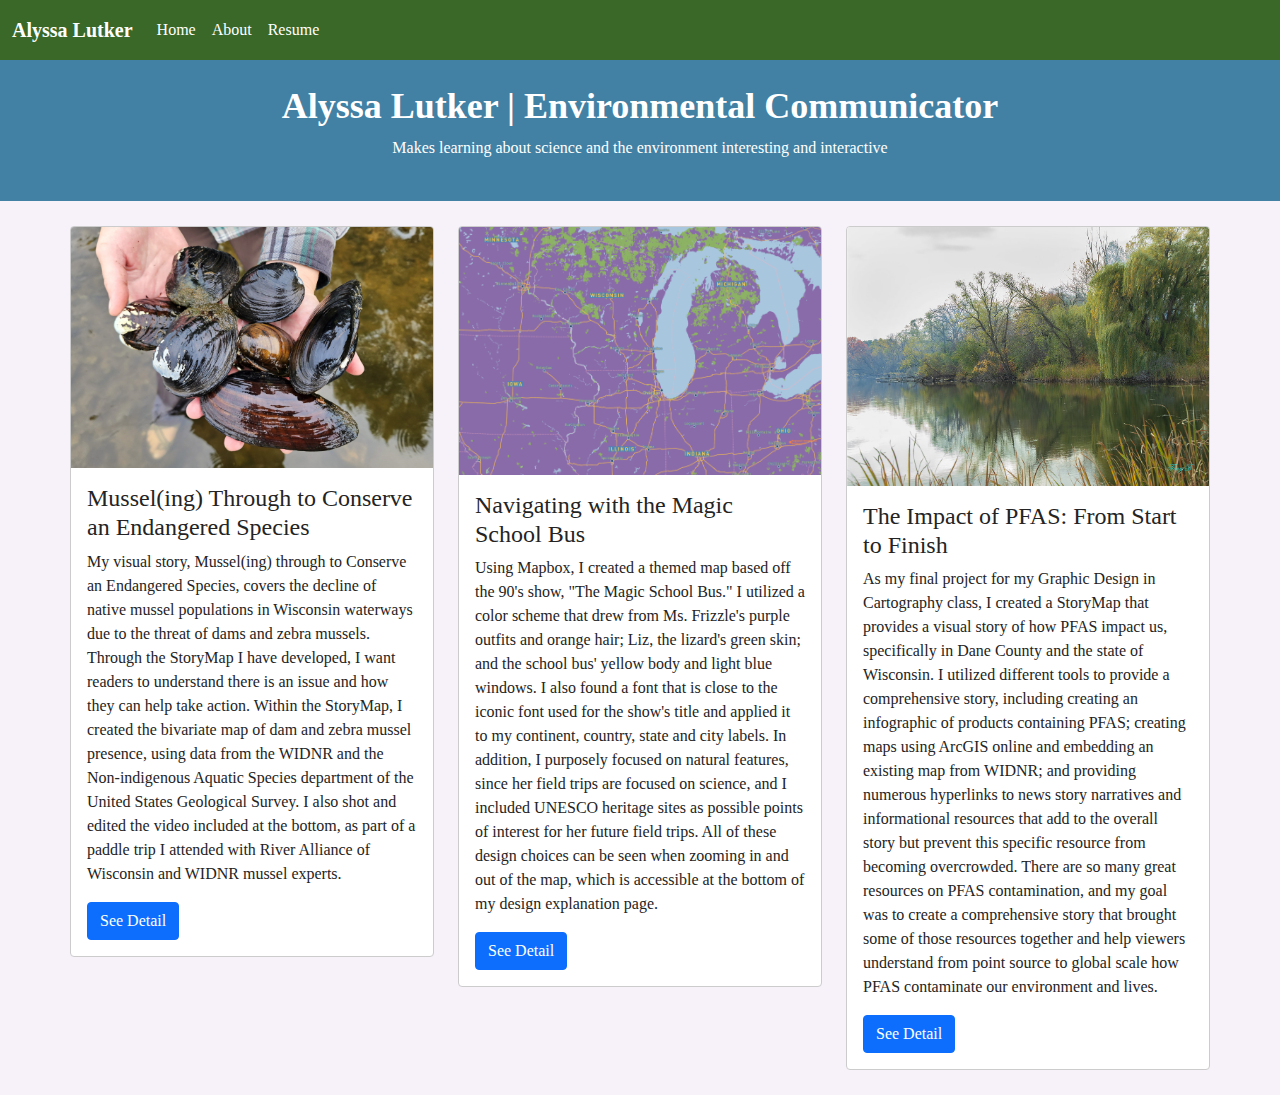
<file: index.html>
<!DOCTYPE html>
<html lang="en">

<head>
    <meta charset="utf-8">
    <meta name="viewport" content="width=device-width, initial-scale=1">
    <meta name="keywords" content="maps, cartography"/>
	<title>Alyssa Lutker</title>

    <!--put your Bootstrap stylesheet links below this comment and above style.css-->
    <link rel="stylesheet" href="css/bootstrap.min.css">
    <link rel="stylesheet" href="css/style.css">
</head>

<body>
    <!-- Create the navbar -->
    <nav class="navbar navbar-expand-lg navbar-default">
        <!-- Container inside the navbar header to span the page -->
        <div class="container-fluid">
            <!-- Creates the navbar header -->
            <a class="navbar-brand" href="index.html">Alyssa Lutker</a>
            <!-- This complex script is just for a hamburger button, which will appear on smaller screens -->
            <button class="navbar-toggler" type="button" data-bs-toggle="collapse" data-bs-target="#navbarNav" aria-controls="navbarNav" aria-expanded="false" aria-label="Toggle navigation">
                <svg width="1em" height="1em" viewBox="0 0 16 16" class="bi bi-list" xmlns="http://www.w3.org/2000/svg">
                    <path fill-rule="evenodd" d="M2.5 11.5A.5.5 0 0 1 3 11h10a.5.5 0 0 1 0 1H3a.5.5 0 0 1-.5-.5zm0-4A.5.5 0 0 1 3 7h10a.5.5 0 0 1 0 1H3a.5.5 0 0 1-.5-.5zm0-4A.5.5 0 0 1 3 3h10a.5.5 0 0 1 0 1H3a.5.5 0 0 1-.5-.5z" /></svg>
                <span class="menu"> Menu</span>
            </button>
            <!-- Links to include in navbar -->
            <div class="collapse navbar-collapse" id="navbarNav">
                <!-- Unordered list for links on navbar -->
                <ul class="navbar-nav">
                    <li class="nav-item">
                        <a class="nav-link active" aria-current="page" href="index.html">Home</a>
                    </li>
                    <li class="nav-item">
                        <a class="nav-link" href="about.html">About</a>
                    </li>
                    <li class="nav-item">
                        <a class="nav-link" href="resume.html">Resume</a>
                    </li>
                </ul>
            </div> <!-- end .navbar-collapse -->
        </div> <!-- end .container-fluid -->
    </nav> <!-- end navigation bar -->  
	
	<div class="jumbotron">
		<div class="container">
            <h2>Alyssa Lutker | Environmental Communicator</h2>
            <p>Makes learning about science and the environment interesting and interactive</p>
        </div>
    </div>
	
    <div class="container">
        <div class="row">
            <div class="col-md-4">
                <div class="card">
                    <a href="https://arcg.is/1OPSXD3">
                        <img class="card-img-top" src="assets/mussels-storymap-thumbnail.png" alt="mussels">
					</a>
                    <div class="card-body">
                        <h4 class="card-title">Mussel(ing) Through to Conserve an Endangered Species</h4>
                        <p> My visual story, Mussel(ing) through to Conserve an Endangered Species, covers the
decline of native mussel populations in Wisconsin waterways due to the threat of dams and zebra mussels. Through the StoryMap I have developed, I want readers to understand there is an issue and how they can help take action. Within the StoryMap, I created the bivariate map of dam and zebra mussel presence, using data from the WIDNR and the Non-indigenous Aquatic Species department of the United
States Geological Survey. I also shot and edited the video included at the bottom, as part of a paddle trip I attended with River Alliance of Wisconsin and WIDNR mussel experts.</p>
                        <a href="https://arcg.is/1OPSXD3" class="btn btn-primary">See Detail</a>
                    </div>
                </div>
            </div>
            <div class="col-md-4">
                <div class="card">
                    <a href="MCB/magicschoolbus.html">
                        <img class="card-img-top" src="assets/magic-school-bus-thumbnail.png" alt="magic school bus themed map"></a>
                    <div class="card-body">
                        <h4 class="card-title">Navigating with the Magic School Bus</h4>
                        <p> Using Mapbox, I created a themed map based off the 90's show, "The Magic School Bus." I utilized a color scheme that drew from Ms. Frizzle's purple outfits and orange hair; Liz, the lizard's green skin; and the school bus' yellow body and light blue windows. I also found a font that is close to the iconic font used for the show's title and applied it to my continent, country, state and city labels. In addition, I purposely focused on natural features, since her field trips are focused on science, and I included UNESCO heritage sites as possible points of interest for her future field trips. All of these design choices can be seen when zooming in and out of the map, which is accessible at the bottom of my design explanation page. </p>
                        <a href="MCB/magicschoolbus.html" class="btn btn-primary">See Detail</a>
                    </div>
                </div>
            </div>
            <div class="col-md-4">
                <div class="card">
                    <a href="https://storymaps.arcgis.com/stories/383040f27239499bb7fe362107f754a1">
                        <img class="card-img-top" src="assets/pfas-storymap-thumbnail.jpg" alt="yahara river"></a>
                    <div class="card-body">
                        <h4 class="card-title">The Impact of PFAS: From Start to Finish</h4>
                        <p> As my final project for my Graphic Design in Cartography class, I created a StoryMap that provides a visual story of how PFAS impact us, specifically in Dane County and the state of Wisconsin. I utilized different tools to provide a comprehensive story, including creating an infographic of products containing PFAS; creating maps using ArcGIS online and embedding an existing map from WIDNR; and providing numerous hyperlinks to news story narratives and informational resources that add to the overall story but prevent this specific resource from becoming overcrowded. There are so many great resources on PFAS contamination, and my goal was to create a comprehensive story that brought some of those resources together and help viewers understand from point source to global scale how PFAS contaminate our environment and lives. </p>
                        <a href="https://storymaps.arcgis.com/stories/383040f27239499bb7fe362107f754a1" class="btn btn-primary">See Detail</a>
                    </div>
                </div>
            </div>
        </div>
    </div>

    <!--put your external script links here-->
    <script type="text/javascript" src="lib/jquery-3.5.1.min.js"></script>
    <script type="text/javascript" src="lib/bootstrap.min.js"></script>
</body>

</html>
</file>
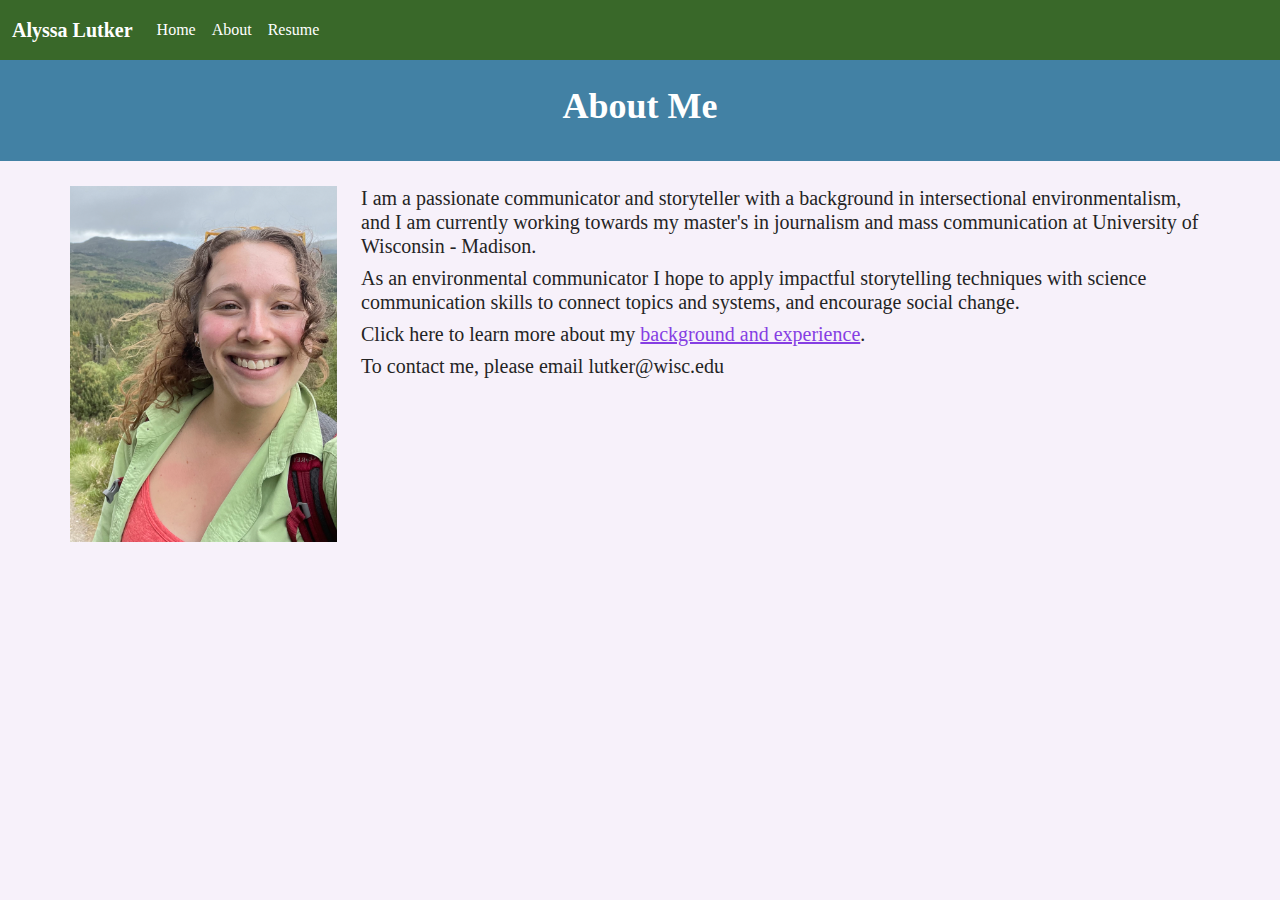
<file: about.html>
<!DOCTYPE html>
<html lang="en">

<head>
    <meta charset="utf-8">
    <meta name="viewport" content="width=device-width, initial-scale=1">
    <title>Alyssa Lutker</title>
    <!-- <link href='https://fonts.googleapis.com/css?family=Montserrat:400,700' rel='stylesheet' type='text/css'> -->

    <!--put your Bootstrap stylesheet links below this comment and above style.css-->
    <link rel="stylesheet" href="css/bootstrap.min.css">
    <link rel="stylesheet" href="css/style.css">
</head>

<body>
    <!-- Create the navbar -->
    <nav class="navbar navbar-expand-lg navbar-default">
        <!-- Container inside the navbar header to span the page -->
        <div class="container-fluid">
            <!-- Creates the navbar header -->
            <a class="navbar-brand" href="index.html">Alyssa Lutker</a>
            <!-- This complex script is just for a hamburger button, which will appear on smaller screens -->
            <button class="navbar-toggler" type="button" data-bs-toggle="collapse" data-bs-target="#navbarNav" aria-controls="navbarNav" aria-expanded="false" aria-label="Toggle navigation">
                <svg width="1em" height="1em" viewBox="0 0 16 16" class="bi bi-list" xmlns="http://www.w3.org/2000/svg">
                    <path fill-rule="evenodd" d="M2.5 11.5A.5.5 0 0 1 3 11h10a.5.5 0 0 1 0 1H3a.5.5 0 0 1-.5-.5zm0-4A.5.5 0 0 1 3 7h10a.5.5 0 0 1 0 1H3a.5.5 0 0 1-.5-.5zm0-4A.5.5 0 0 1 3 3h10a.5.5 0 0 1 0 1H3a.5.5 0 0 1-.5-.5z" /></svg>
                <span class="menu"> Menu</span>
            </button>
            <!-- Links to include in navbar -->
            <div class="collapse navbar-collapse" id="navbarNav">
                <!-- Unordered list for links on navbar -->
                <ul class="navbar-nav">
                    <li class="nav-item">
                        <a class="nav-link active" aria-current="page" href="index.html ">Home</a>
                    </li>
                    <li class="nav-item">
                        <a class="nav-link" href="about.html">About</a>
                    </li>
                    <li class="nav-item">
                        <a class="nav-link" href="resume.html">Resume</a>
                    </li>
                </ul>
            </div> <!-- end .navbar-collapse -->
        </div> <!-- end .container-fluid -->
    </nav> <!-- end navigation bar -->  

    <div class="jumbotron">
        <div class="container">
            <h2>About Me</h2>
        </div>
    </div>

    <div class="container">
        <div class="row">
            <div class="col-md-3">

                <img src="assets/about-me-photo.jpeg" alt="profile photo" class="img-responsive" id="about-me-photo" />

            </div>
            <div class="col-md-9">
                <h5>
                    I am a passionate communicator and storyteller with a background in intersectional environmentalism, and I am currently working towards my master's in journalism and mass communication at University of Wisconsin - Madison.
                </h5>
                <h5>
                    As an environmental communicator I hope to apply impactful storytelling techniques with science communication skills to connect topics and systems, and encourage social change.
                </h5>
                <h5>
                    Click here to learn more about my <a href="resume.html">background and experience</a>.
                </h5>
                <h5>
                    To contact me, please email lutker@wisc.edu
                </h5>
            </div>
        </div>
    </div>

    <!--put your external script links here-->
    <script type="text/javascript" src="lib/jquery-3.5.1.min.js"></script>
    <script type="text/javascript" src="lib/bootstrap.min.js"></script>
</body>

</html>
</file>
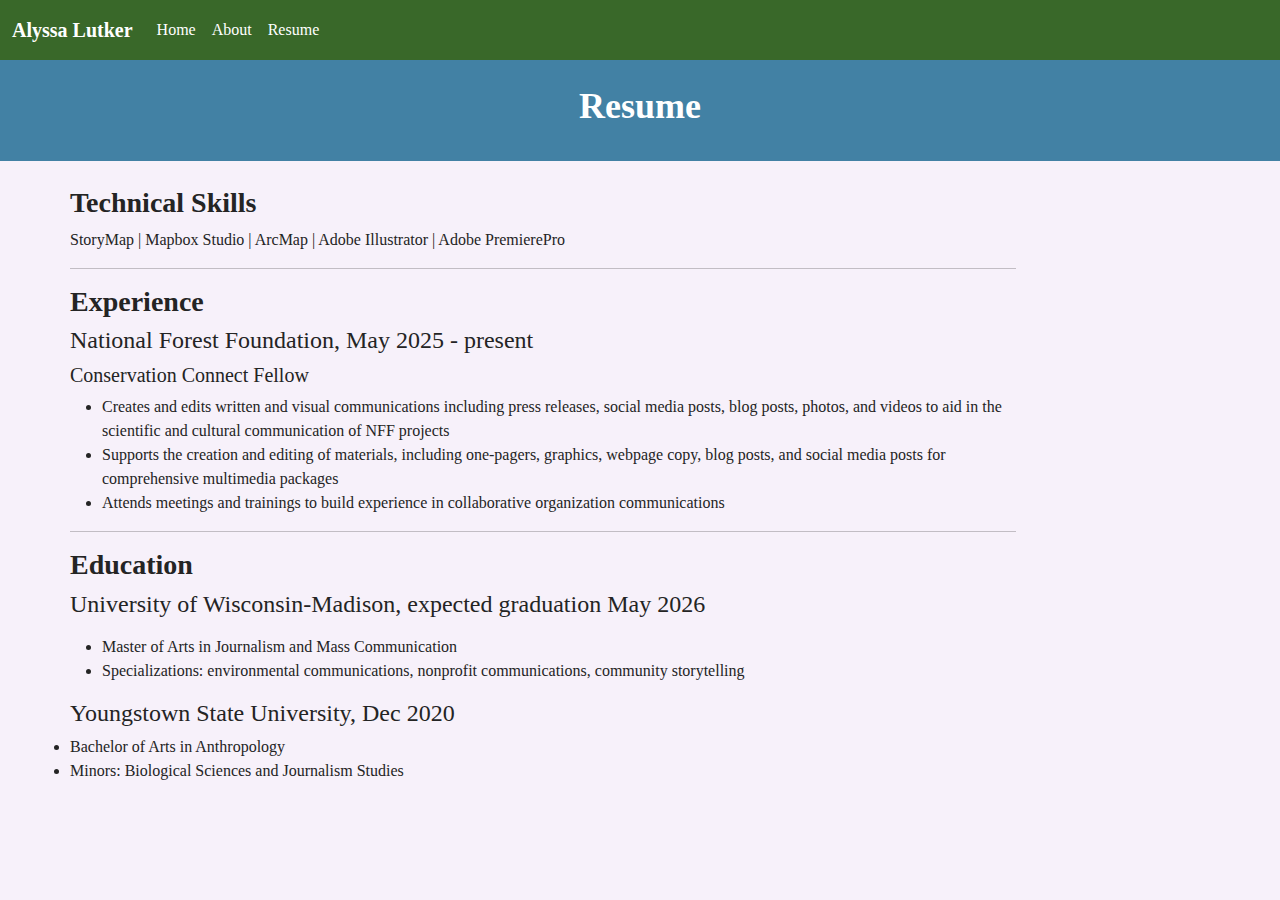
<file: resume.html>
<!DOCTYPE html>
<html lang="en">

<head>
    <meta charset="utf-8">
    <meta name="viewport" content="width=device-width, initial-scale=1">
    <title>Alyssa Lutker</title>
    <!-- <link href='https://fonts.googleapis.com/css?family=Montserrat:400,700' rel='stylesheet' type='text/css'> -->

    <!--put your Bootstrap stylesheet links below this comment and above style.css-->
    <link rel="stylesheet" href="css/bootstrap.min.css">
    <link rel="stylesheet" href="css/style.css">
</head>

<body>
    <!-- Create the navbar -->
    <nav class="navbar navbar-expand-lg navbar-default">
        <!-- Container inside the navbar header to span the page -->
        <div class="container-fluid">
            <!-- Creates the navbar header -->
            <a class="navbar-brand" href="index.html">Alyssa Lutker</a>
            <!-- This complex script is just for a hamburger button, which will appear on smaller screens -->
            <button class="navbar-toggler" type="button" data-bs-toggle="collapse" data-bs-target="#navbarNav" aria-controls="navbarNav" aria-expanded="false" aria-label="Toggle navigation">
                <svg width="1em" height="1em" viewBox="0 0 16 16" class="bi bi-list" xmlns="http://www.w3.org/2000/svg">
                    <path fill-rule="evenodd" d="M2.5 11.5A.5.5 0 0 1 3 11h10a.5.5 0 0 1 0 1H3a.5.5 0 0 1-.5-.5zm0-4A.5.5 0 0 1 3 7h10a.5.5 0 0 1 0 1H3a.5.5 0 0 1-.5-.5zm0-4A.5.5 0 0 1 3 3h10a.5.5 0 0 1 0 1H3a.5.5 0 0 1-.5-.5z" /></svg>
                <span class="menu"> Menu</span>
            </button>
            <!-- Links to include in navbar -->
            <div class="collapse navbar-collapse" id="navbarNav">
                <!-- Unordered list for links on navbar -->
                <ul class="navbar-nav">
                    <li class="nav-item">
                        <a class="nav-link active" aria-current="page" href="index.html">Home</a>
                    </li>
                    <li class="nav-item">
                        <a class="nav-link" href="about.html">About</a>
                    </li>
                    <li class="nav-item">
                        <a class="nav-link" href="resume.html">Resume</a>
                    </li>
                </ul>
            </div> <!-- end .navbar-collapse -->
        </div> <!-- end .container-fluid -->
    </nav> <!-- end navigation bar -->  

    <div class="jumbotron">
        <div class="container">
            <h2>Resume</h2>
        </div>
    </div>

    <div class="container">
        <div class="row">
            <div class="col-md-10 col-md-offset-1 resume">
                <h3>Technical Skills</h3>
                <p>
                    StoryMap | Mapbox Studio | ArcMap | Adobe Illustrator | Adobe PremierePro
                </p>
                <hr>
                <h3>Experience</h3>
                <h4>National Forest Foundation, May 2025 - present</h4>
                <h5>Conservation Connect Fellow</h5>
                <ul>
                    <li>Creates and edits written and visual communications including press releases, social media posts, blog posts, photos, and videos to aid in the scientific and cultural communication of NFF projects </li>
                    <li>Supports the creation and editing of materials, including one-pagers, graphics, webpage copy, blog posts, and social media posts for comprehensive multimedia packages </li>
                    <li>Attends meetings and trainings to build experience in collaborative organization communications</li>
                </ul>
                <hr>
                <h3>Education</h3>
                <h4>University of Wisconsin-Madison, expected graduation May 2026</h4></p>
                <ul>
                    <li>Master of Arts in Journalism and Mass Communication </li>
                    <li>Specializations: environmental communications, nonprofit communications, community storytelling </li>
                </ul>
                <h4>Youngstown State University, Dec 2020</h4>
                </ul>
                    <li>Bachelor of Arts in Anthropology </li>
                    <li>Minors: Biological Sciences and Journalism Studies </li>
                </ul>
            </div>
        </div>
    </div>

    <!--put your external script links here-->
    <script type="text/javascript" src="lib/jquery-3.5.1.min.js"></script>
    <script type="text/javascript" src="lib/bootstrap.min.js"></script>
</body>

</html>
</file>
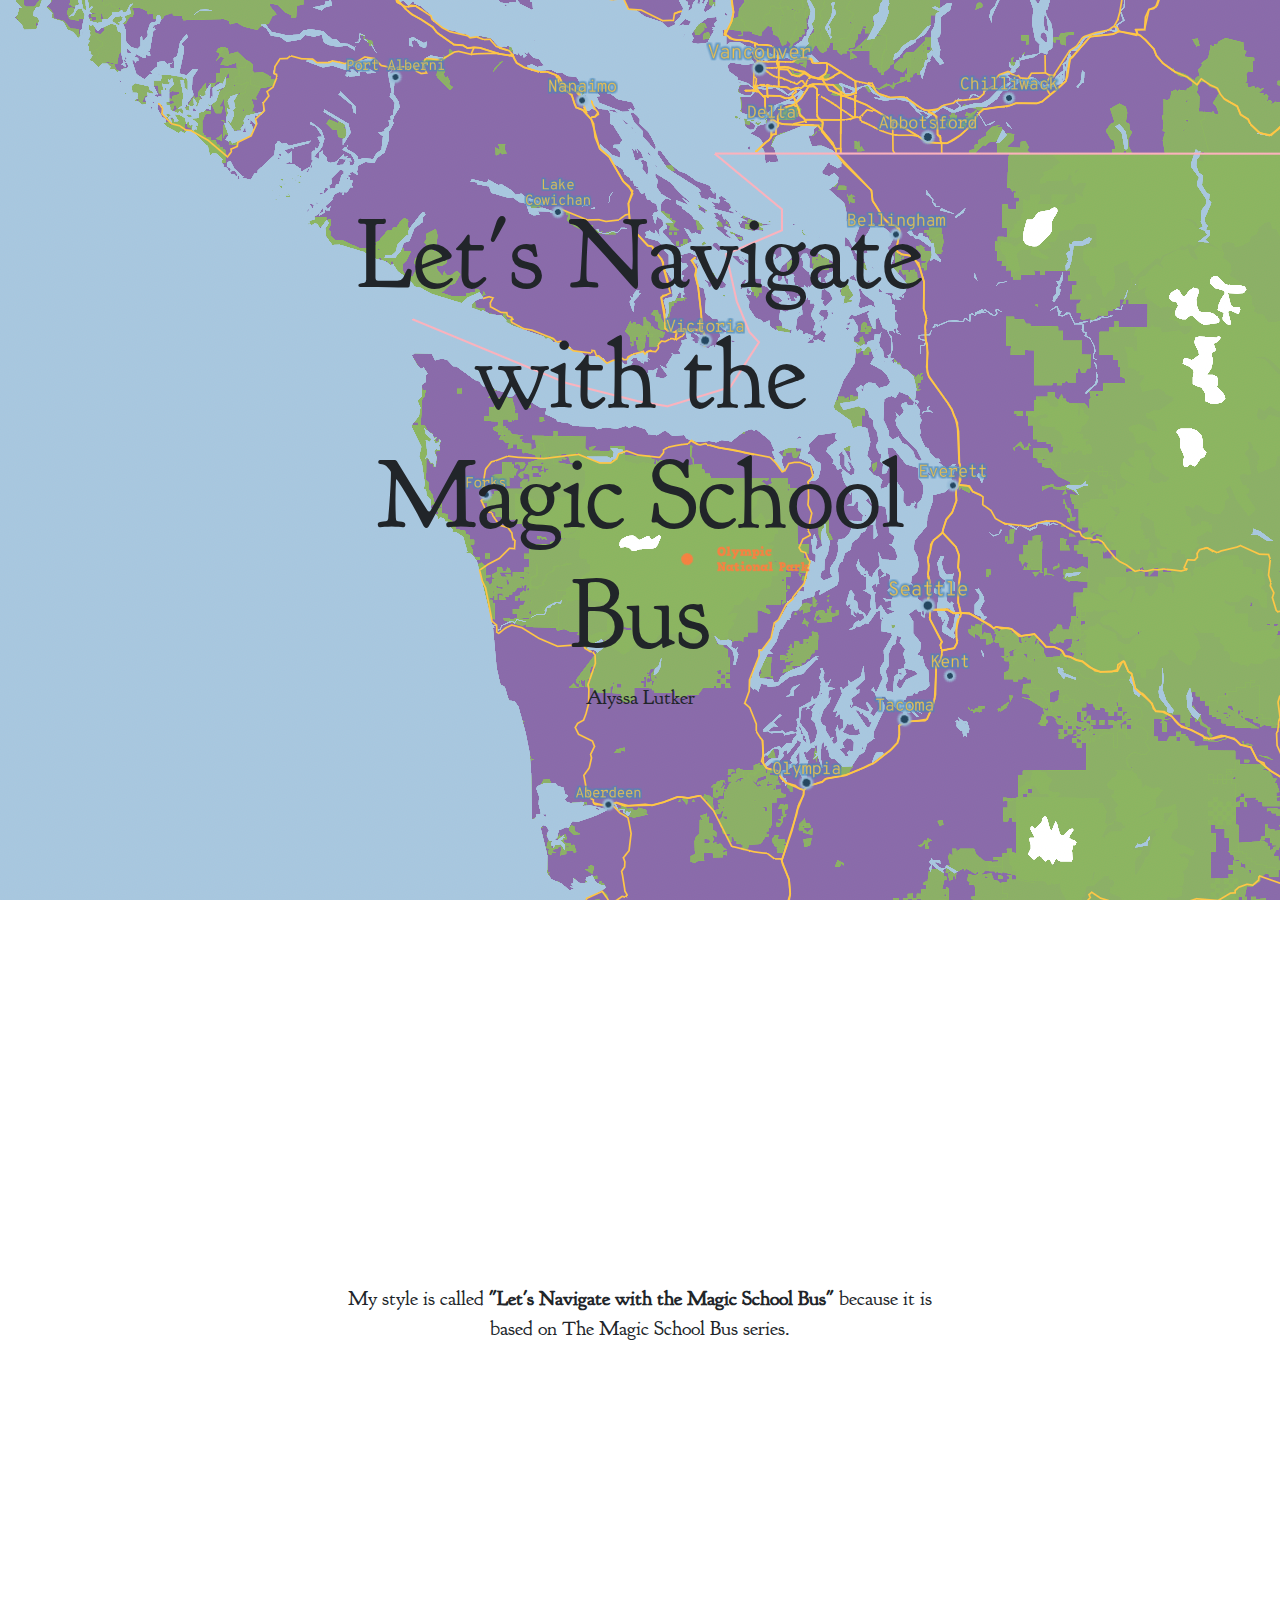
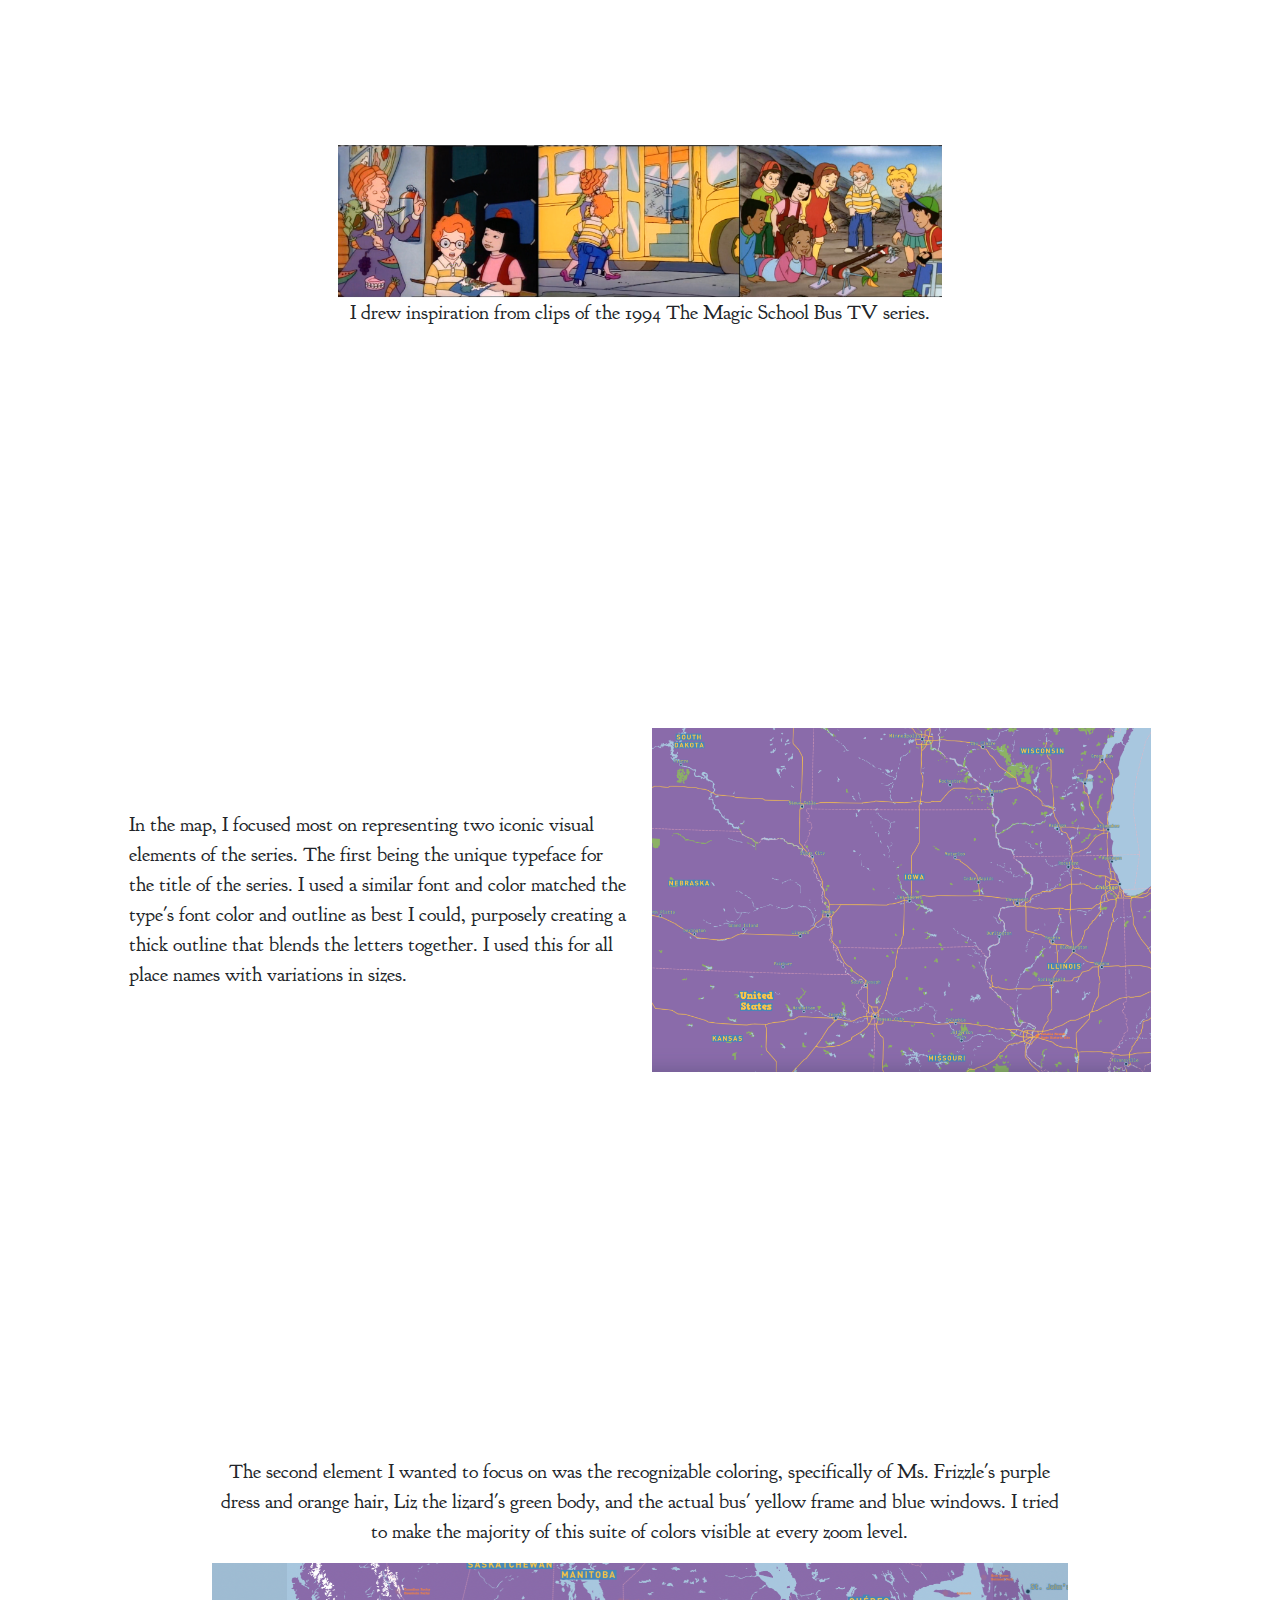
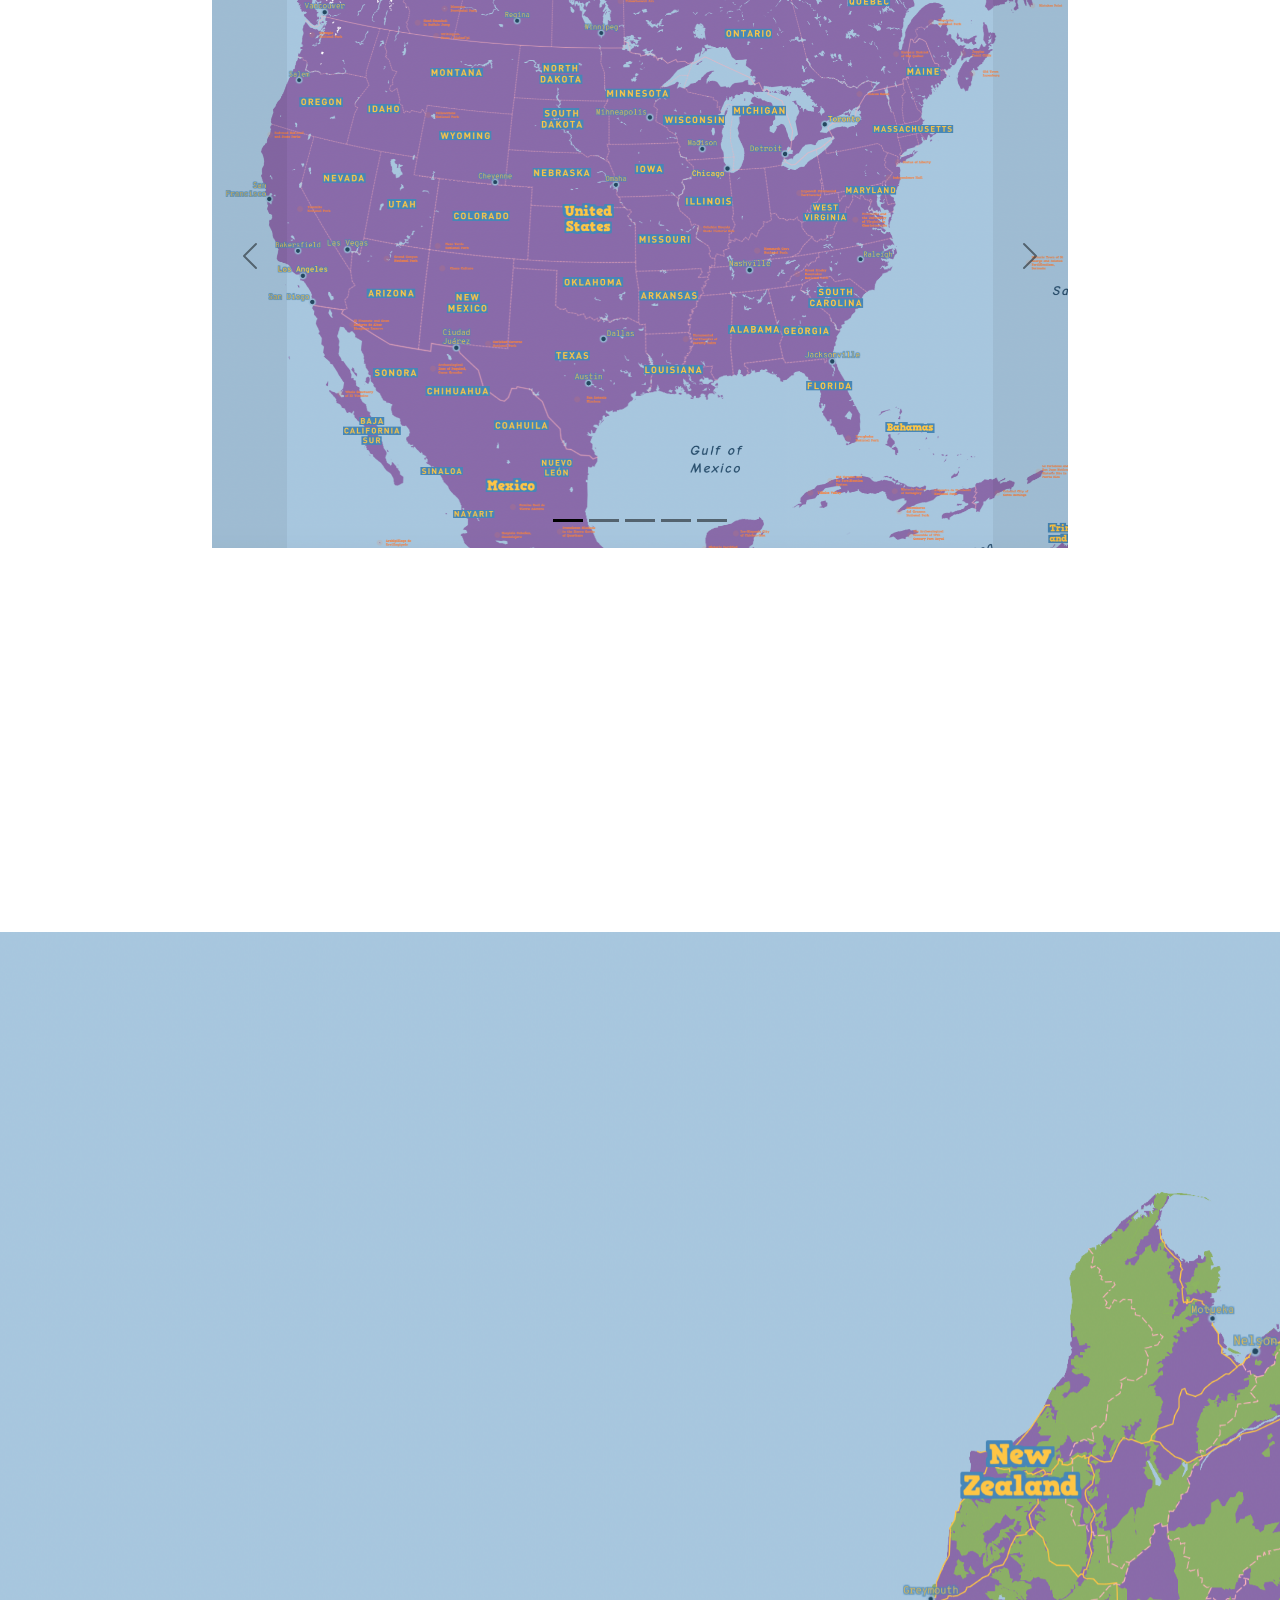
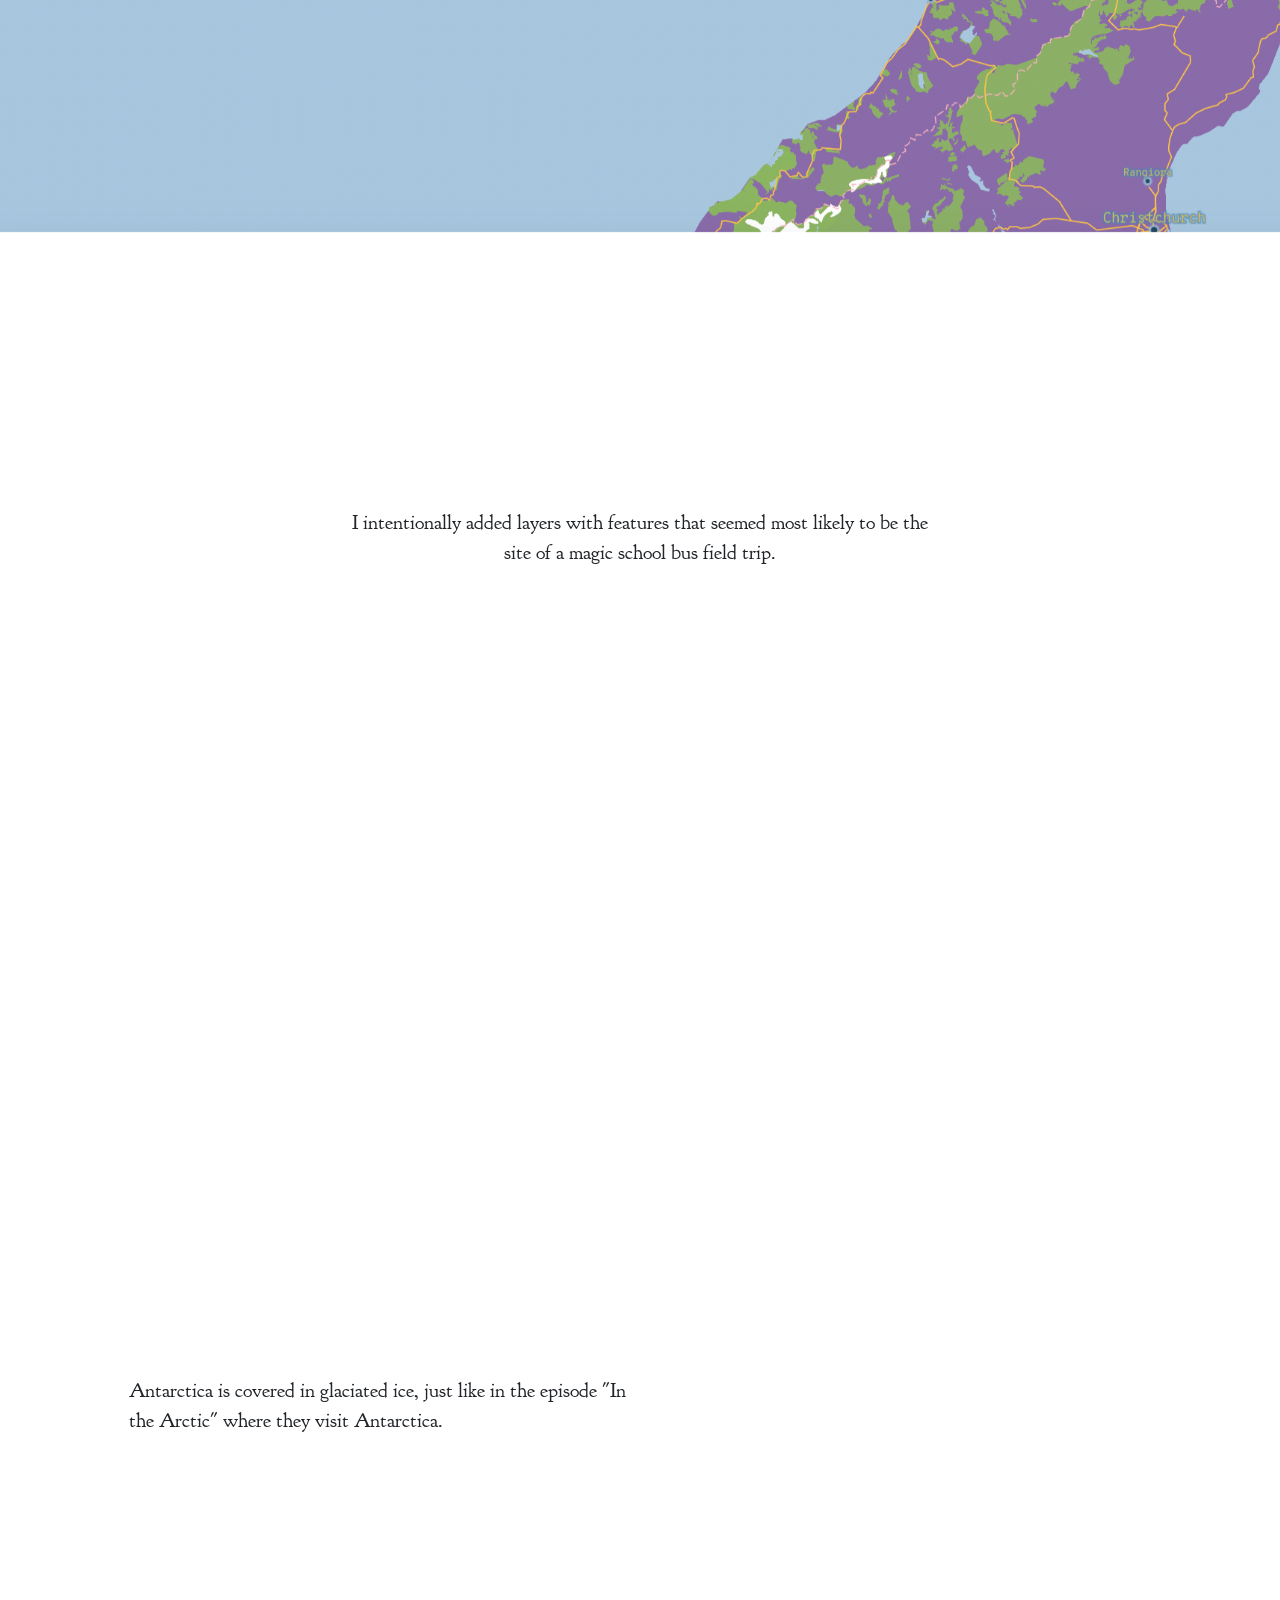
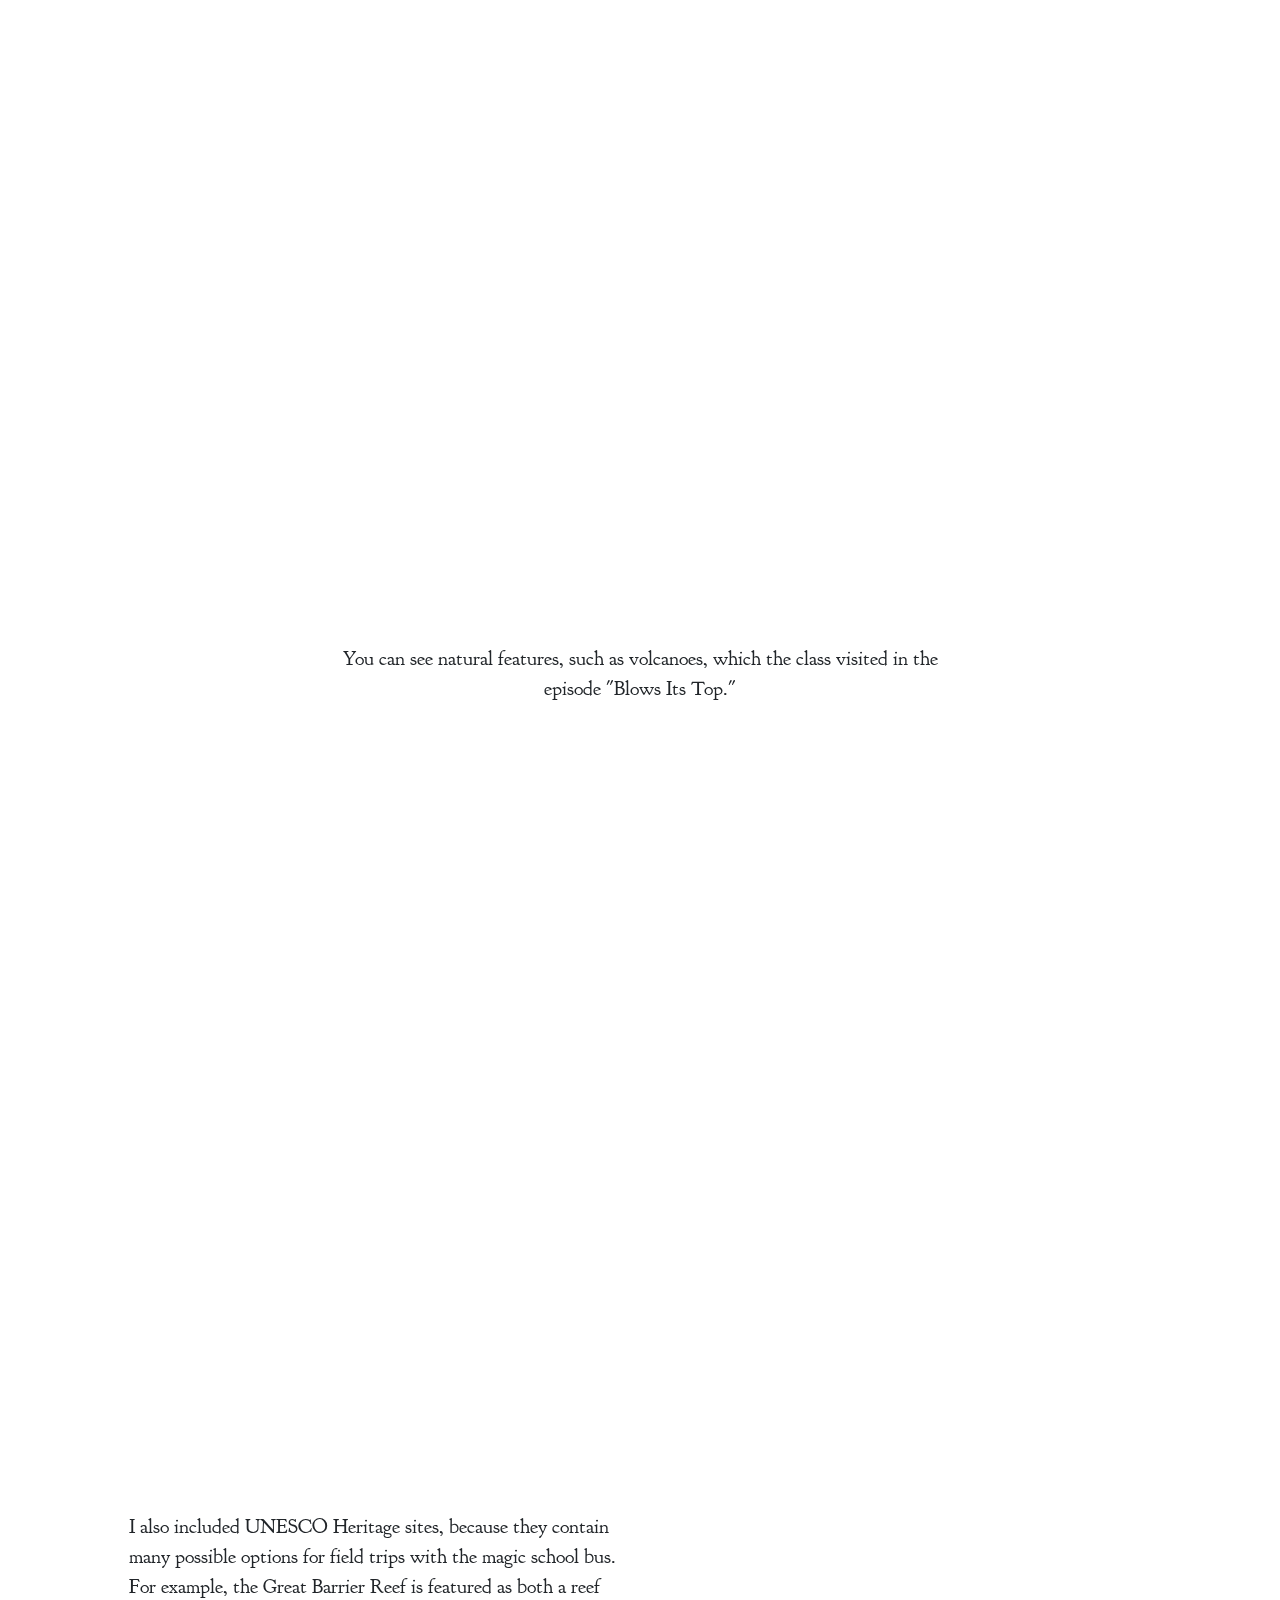
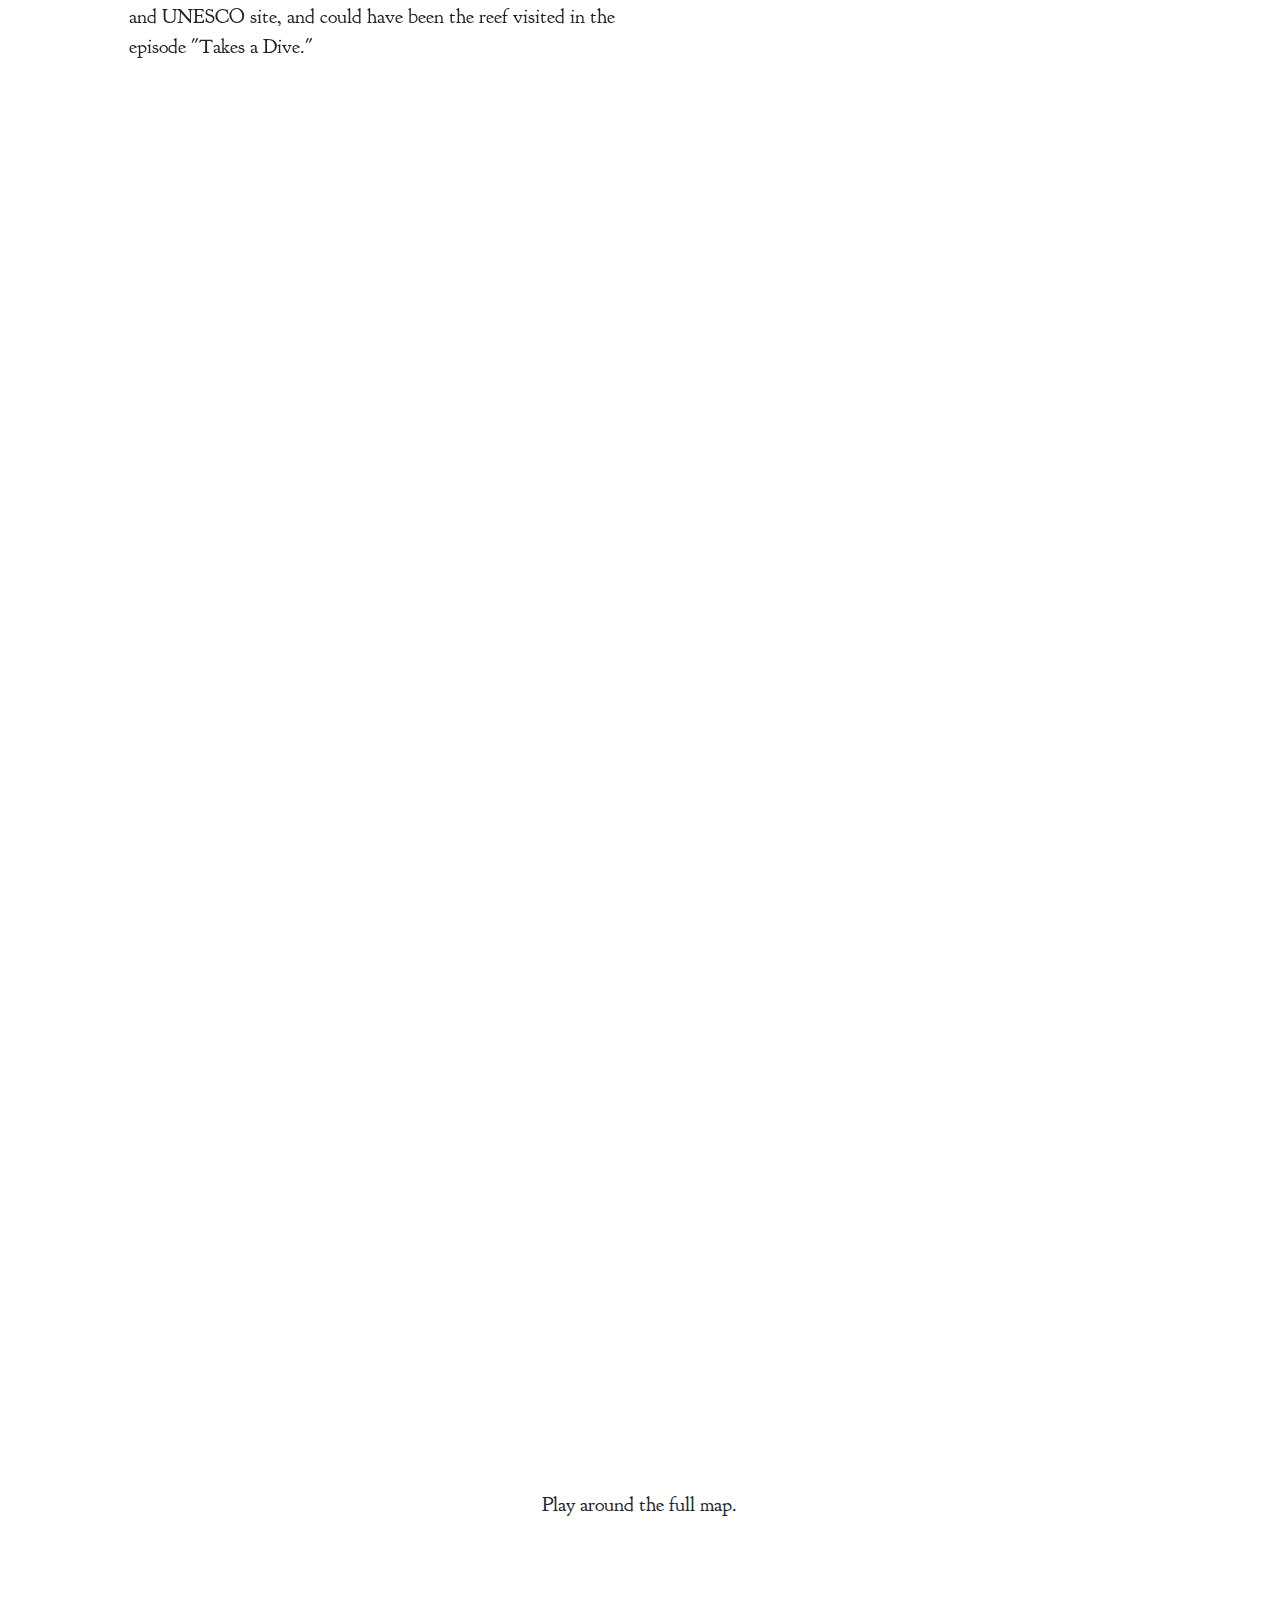
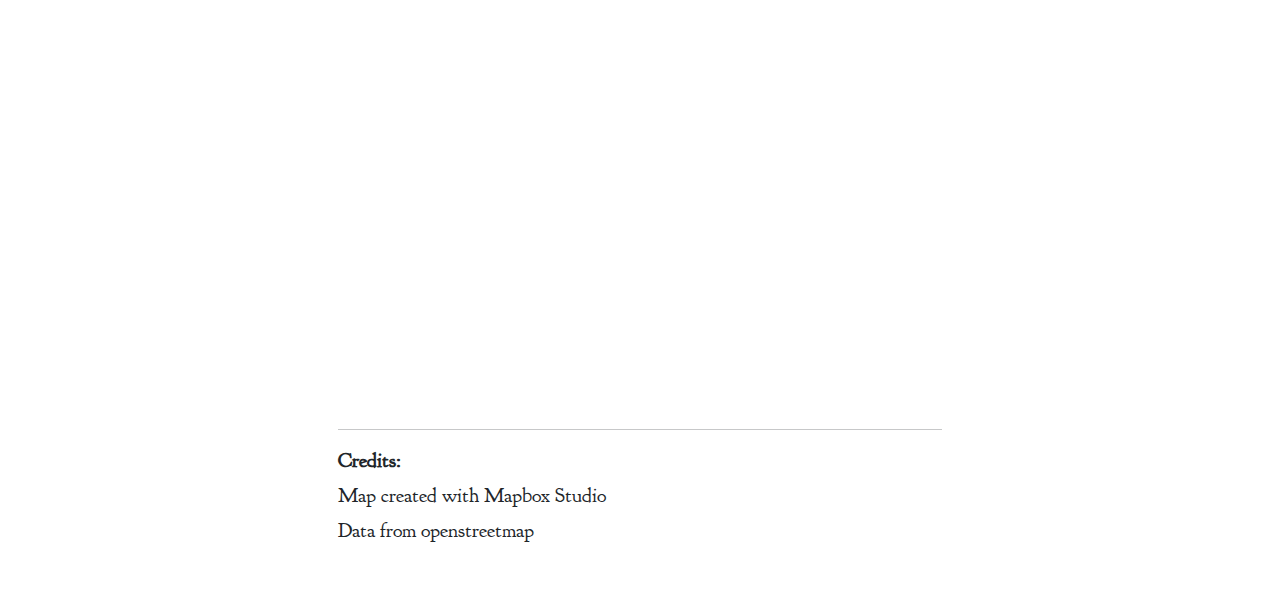
<file: MCB/magicschoolbus.html>
<!DOCTYPE html>
<html lang="en">
<head>
    <title>Scrollmap Demo</title>
    <meta charset="utf-8">
    <meta name="viewport" content="width=device-width, initial-scale=1">    
    
    <link rel="stylesheet" href="./lib/scrollmap.css">
    <link rel="stylesheet" href="./lib/bootstrap.min.css">
    <link rel="stylesheet" href="./css/style.css">

    <link rel="preconnect" href="https://fonts.googleapis.com">
    <link rel="preconnect" href="https://fonts.gstatic.com" crossorigin>
    <link href="https://fonts.googleapis.com/css2?family=Goudy+Bookletter+1911&family=Niconne&display=swap" rel="stylesheet"> 

</head>
<body>
    <div class="content">
        <!--title block, background image is title image-->
        <div class="row" style="background-image:url(img/title.png)">
            <div class="center title">
                <!--title text-->
                <h1>Let's Navigate with the Magic School Bus</h1>
                <!--subtitle or author-->
                <p class="author">Alyssa Lutker</p>
            </div>
        </div>
        <!--text block-->
        <div class="row">
            <div class="center">
                <p>My style is called <b>"Let's Navigate with the Magic School Bus"</b> because it is based on The Magic School Bus series.
            </div>
        </div>
        <!--image block-->
        <div class="row">
            <div class="center">
                <img class="fit" src="img/board.png">
                <p>I drew inspiration from clips of the 1994 The Magic School Bus TV series.</p>
            </div>
        </div>
        <!--side-by-side image and text block-->
        <div class="row">
            <div class="left">
                <p class="vert-center">In the map, I focused most on representing two iconic visual elements of the series. The first being the unique typeface for the title of the series. I used a similar font and color matched the type's font color and outline as best I could, purposely creating a thick outline that blends the letters together. I used this for all place names with variations in sizes. </p>
            </div>
            <div class="right">
                <img class="fit" src="img/img1.png">
            </div>
        </div>
        <!--bootstrap carousel, centered-->
        <div class="row">
            <div class="center-wide">
                <p>The second element I wanted to focus on was the recognizable coloring, specifically of Ms. Frizzle's purple dress and orange hair, Liz the lizard's green body, and the actual bus' yellow frame and blue windows. I tried to make the majority of this suite of colors visible at every zoom level.  </p>
                <!--slideshow of images, also known as a carousel-->
                <!--remove "carousel-dark" if you want a lighter version of the carousel-->
                <div id="carousel" class="carousel carousel-dark slide" data-bs-ride="carousel">
                    <!--indicator buttons at the bottom of the carousel that show the total number of slides-->
                    <div class="carousel-indicators">
                        <!--there should be as many of these buttons as there are slides in your carousel-->
                        <button type="button" data-bs-target="#carousel" data-bs-slide-to="0" class="active" aria-current="true" aria-label="Slide 1"></button>
                        <button type="button" data-bs-target="#carousel" data-bs-slide-to="1" aria-label="Slide 2"></button>
                        <button type="button" data-bs-target="#carousel" data-bs-slide-to="2" aria-label="Slide 3"></button>
                        <button type="button" data-bs-target="#carousel" data-bs-slide-to="3" aria-label="Slide 4"></button>
                        <button type="button" data-bs-target="#carousel" data-bs-slide-to="4" aria-label="Slide 5"></button>
                    </div>
                    <!--images in the carousel-->
                    <div class="carousel-inner">
                        <div class="carousel-item active">
                            <img src="img/slide1.png" class="w-100" alt="...">
                        </div>
                        <div class="carousel-item">
                            <img src="img/slide2.png" class="w-100" alt="...">
                        </div>
                        <div class="carousel-item">
                            <img src="img/slide3.png" class="w-100" alt="...">
                        </div>
                        <div class="carousel-item">
                            <img src="img/slide4.png" class="w-100" alt="...">
                        </div>
                        <div class="carousel-item">
                            <img src="img/slide5.png" class="w-100" alt="...">
                        </div>
                    </div>
                    <!--previous/next buttons that allow users to click from one slide to the next-->
                    <button id="prev-button" class="carousel-control-prev" type="button" data-bs-target="#carousel" data-bs-slide="prev">
                      <span class="carousel-control-prev-icon" aria-hidden="true"></span>
                      <span class="visually-hidden">Previous</span>
                    </button>
                    <button id="next-button" class="carousel-control-next" type="button" data-bs-target="#carousel" data-bs-slide="next">
                      <span class="carousel-control-next-icon" aria-hidden="true"></span>
                      <span class="visually-hidden">Next</span>
                    </button>
                </div>
            </div>
        </div>
        <!--background images with text scrolling over them-->
        <div class="scroll-container">    
            <!--background images-->
            <div class="background-item">
                <!--data-slide property used to specify when the background should first-->
                <img src="img/background.png" data-slide="0" class="fill vert-center">
                <img src="img/background2.png" data-slide="1" class="fill vert-center hidden">
                <img src="img/background3.png" data-slide="2" class="fill vert-center hidden">
                <img src="img/background4.png" data-slide="3" class="fill vert-center hidden">
            </div>
            <!--foreground text blocks-->
            <div class="foreground-item no-event">
                <div class="row">
                    <div class="center background-transparent rounded">
                        <p class="no-margin">I intentionally added layers with features that seemed most likely to be the site of a magic school bus field trip.</p>
                    </div>
                </div>
                <div class="row">
                    <div class="left background-transparent rounded">
                        <p class="no-margin">Antarctica is covered in glaciated ice, just like in the episode "In the Arctic" where they visit Antarctica.</p>
                    </div>
                </div>
                <div class="row">
                    <div class="center background-transparent rounded">
                        <p class="no-margin">You can see natural features, such as volcanoes, which the class visited in the episode "Blows Its Top."</p>
                    </div>
                </div>
                <div class="row">
                    <div class="left background-transparent rounded">
                        <p class="no-margin">I also included UNESCO Heritage sites, because they contain many possible options for field trips with the magic school bus. For example, the Great Barrier Reef is featured as both a reef and UNESCO site, and could have been the reef visited in the episode "Takes a Dive." </p>
                    </div>
                </div>
            </div>
        </div>
        <!--mapbox iframe-->
        <div class="row sm-margin">
            <div class="center-wide">
                <p>Play around the full map.</p>
                <iframe src="https://api.mapbox.com/styles/v1/alutker/cmhasnpcw001p01qw0ojv0fgv.html?title=view&access_token=pk.eyJ1IjoiYWx1dGtlciIsImEiOiJjbWhhcjMzaXcwOHc4MmxwbmJjdWxzZXY3In0.RnvhSXh_tlPY3R6rm1HJiQ&zoomwheel=true&fresh=true#0/0/0" class="fit" ></iframe>
            </div>
        </div>
        <!--text block-->
        <div class="row no-margin">
            <div class="center">
                <div class="credits">
                    <hr>
                    <p><b>Credits:</b></p>
                    <p>Map created with Mapbox Studio</p>
                    <p>Data from openstreetmap</p>
                </div>
            </div>
        </div>

    </div>

<script type="text/javascript" src="./lib/scrollmap.js"></script>
<script type="text/javascript" src="./lib/bootstrap.min.js"></script>

</body>
</html>
</file>
<file: css/style.css>
/***** NAVBAR *****/

.navbar {
    background-color: #396829;
    border-radius: 0;
}

/* Navbar title */
.navbar-default .navbar-brand {
    color: white;
    font-size: px;
    font-weight: bold;
}

/* Navbar hover effects */
.navbar-default .navbar-brand:hover,
.navbar-default .navbar-brand:focus,
.navbar-default .navbar-nav > li > a:hover,
.navbar-default .navbar-nav > li > a:focus {
    color: #8ccbd8;
    text-decoration: none;
}

/* Navbar links */
.navbar-default .navbar-nav > li > a {
    color: #fff;
    font-size: 16px;
    padding: 10px;
}

/* Navbar collapsed styles */
.navbar-toggler {
    color: #fff;
    border-color: #fff;
    background-color: #863ee3;
    border-radius: 4px;
    border: 1px solid;
    fill: #fff;
    font-size: 16px;
    position: relative;
    margin-right: 10px;
}

.navbar-toggler:hover,
.navbar-toggler:focus {
    background-color: #ebd122;
    color: #242424;
    fill: #242424;
    border-color: #fff;

}

/*** JUMBOTRON ***/

.jumbotron {
    background-color: #4281a4;
    text-align: center;
    color: #fff;
    padding: 3%
    border-radius: 0px;
}

.jumbotron h2 {
    font-size: 36px;
    font-weight: bold;
}

.img-responsive{
    width:100%;
}

/*** CARD ***/

.card {
    background-color: #fff;
    border-color: #cccccc;
    border-width: 1px;
    width: 100%;
}

.card:hover {
    border-color: #ebd122;
}

/*** Basic Text Styles ***/

#about-world {
    max-width: 100%;
}

.resume h3 {
    font-weight: bold;
}


hr {
    border-color: white;
    border-width: 2px;
}

p {
    font-size: 16px;
}

a {
    color: #863ee3;
}

a:hover {
    color: #ebd122;
}

.container{
    padding:25px 0;
}

body {

    font-family: 'Georgia', serif;
    background-color: #f7f1fa;
    color: #242424;
}
</file>
<file: MCB/lib/scrollmap.css>
body{
    overflow-x:hidden;
}
.scroll-container{
    display:block;
}

/*background/foreground*/
.background-item{
    width:100%;
    height:100vh;
    z-index:0;
    position:sticky;
    display:block;
    top:0;
    margin-bottom:20%;
}
.foreground-item{
    position:relative;
    padding-bottom:50%;
}
.hidden{
    display:none;
}

/*positioning*/
.center, .center-wide{
    text-align:center;
}
.half-width{
    width:50%;
}
.full-width, .fit{
    width:100%;
}
.half-height{
    height:50%;
}
.full-height, .fill{
    height:100%;
}

/*title*/
.title{
    height:100vh;   
}
.title h1{
    font-size:100px;
}

/*bottom margin styles*/
.row{
    margin-bottom:30%;
    padding-right: var(--bs-gutter-x,.75rem);
    padding-left: var(--bs-gutter-x,.75rem);
}

/*smaller bottom margin for rows in the foreground*/
.foreground-item > .row{
    margin-bottom:60%;
}
.no-margin{
    margin-bottom:0 !important;
}
.lg-margin{
    margin-bottom:100% !important;
}
.sm-margin{
    margin-bottom:25% !important;
}

/*block styles*/
.rounded{
    border-radius:10%;
}
.background-white{
    background-color:white;
    padding:20px;
}
.background-transparent{
    background-color:rgba(255,255,255,0.8);
    padding:20px;
}

/*credits section*/
.credits{
    text-align:left;
    margin-bottom:50px;
}
.credits > p{
    margin-bottom:5px;
}

/*interactions*/
.no-event{
    pointer-events:none;
}

/*temp*/
#map, #background-map, .full-screen{
    height:100vh;
    width:100vw;
}

@media screen and (min-width: 1200px) {
    .center{
        flex: 0 0 auto;
        margin-left:25%;
        width:50% !important;
    }
    .center-wide{
        flex: 0 0 auto;
        margin-left:15%;
        width:70% !important;
    }
    .left{
        flex: 0 0 auto;
        margin-left: 8.33333333%;
        width: 41.66666667% !important;
    }
    .right{
        flex: 0 0 auto;
        margin-left:50%;
        width: 41.66666667% !important;
    }
    .right-inline{
        width: 41.66666667% !important;
    }
}
    @media screen and (min-width: 720px) and (max-width: 1199px) {
    .center{
        flex: 0 0 auto;
        margin-left: 16.66666667%;
        width: 66.66666667% !important;
    }
    .center-wide{
        flex: 0 0 auto;
        margin-left:15%;
        width:70% !important;
    }
    .left{
        flex: 0 0 auto;
        width: 50% !important;
    }
    .right{
        flex: 0 0 auto;
        margin-left:50%;
        width: 50% !important;
    }
    .right-inline{
        flex: 0 0 auto;
        width: 50% !important;
    }

}
@media screen and (min-width: 540px) and (max-width: 719px) {
    .center, .center-wide{
        flex: 0 0 auto;
        margin-left: 8.33333333%;
        width: 83.333333333% !important;
    }
    .left{
        flex: 0 0 auto;
        width: 50% !important;
    }
    .right{
        flex: 0 0 auto;
        margin-left:50%;
        width: 50% !important;
    }
    .right-inline{
        flex: 0 0 auto;
        width: 50% !important;
    }
}
@media screen and (max-width: 539px) {
    .center, .center-wide{
        width: 100% !important;
    }
    .left{
        width: 100% !important;
    }
    .right{
        width: 100% !important;
    }
    .right-inline{
        width: 100% !important;
    }
    .row{
        margin-bottom:50%;
    }
    .foreground-item > .row{
        margin-bottom:100%;
    }
}

/*bootstrap carousel control*/
#next-button, #prev-button{
    background:rgba(0,0,0,0.1) !important;
    width:75px;
}
#next-button:hover, #prev-button:hover{
    background:rgba(0,0,0,0.2)
}
</file>
<file: MCB/css/style.css>
body{
    font-family: 'Goudy Bookletter 1911', serif;
}
p{
    font-size:20px;
}
</file>
